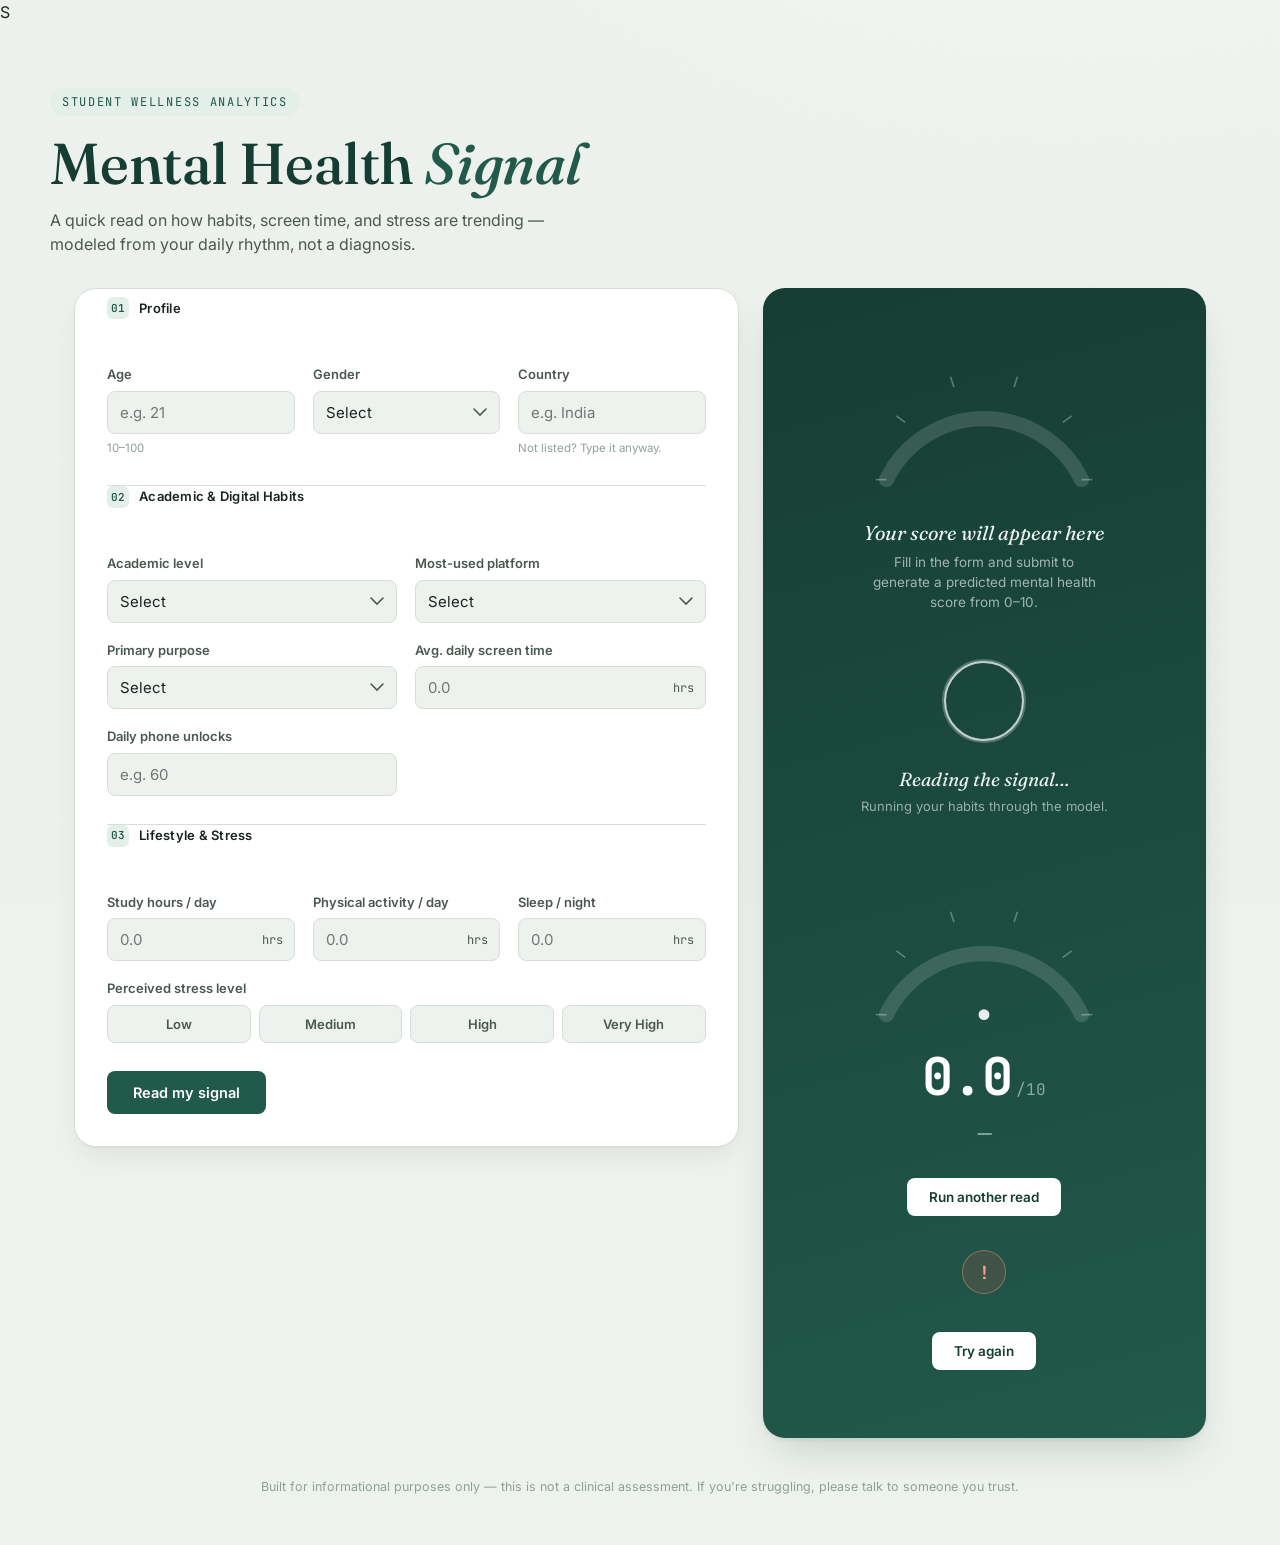
<file: baseline/index.html>
<!DOCTYPE html>
<html lang="en">
<head>
<meta charset="UTF-8" />
<meta name="viewport" content="width=device-width, initial-scale=1.0" />
<title>Mental Health Signal — Student Wellness Analytics</title>
<link rel="preconnect" href="https://fonts.googleapis.com">
<link rel="preconnect" href="https://fonts.gstatic.com" crossorigin>
<link href="https://fonts.googleapis.com/css2?family=Fraunces:ital,opsz,wght@0,9..144,400;0,9..144,500;0,9..144,600;1,9..144,500&family=Inter:wght@400;500;600;700&family=JetBrains+Mono:wght@400;500;700&display=swap" rel="stylesheet">
<link rel="stylesheet" href="style.css" />
</head>S
<body>

<div class="noise-overlay" aria-hidden="true"></div> 

<header class="site-header">
  <div class="header-inner">
    <span class="eyebrow">Student Wellness Analytics</span>
    <h1 class="title">Mental Health <em>Signal</em></h1>
    <p class="subtitle">A quick read on how habits, screen time, and stress are trending — modeled from your daily rhythm, not a diagnosis.</p>
  </div>
</header>

<main class="layout">

  <!-- FORM PANEL -->
  <section class="panel form-panel" aria-labelledby="form-heading">
    <form id="predict-form" novalidate>

      <fieldset class="group">
        <legend><span class="legend-index">01</span> Profile</legend>
        <div class="grid grid-3">
          <div class="field">
            <label for="age">Age</label>
            <input type="number" id="age" name="age" min="10" max="100" step="1" required placeholder="e.g. 21" />
            <span class="hint">10–100</span>
            <span class="error-msg" data-for="age"></span>
          </div>
          <div class="field">
            <label for="gender">Gender</label>
            <select id="gender" name="gender" required>
              <option value="" disabled selected hidden>Select</option>
              <option value="Male">Male</option>
              <option value="Female">Female</option>
            </select>
            <span class="error-msg" data-for="gender"></span>
          </div>
          <div class="field">
            <label for="country">Country</label>
            <input type="text" id="country" name="country" list="country-list" required placeholder="e.g. India" autocomplete="off" />
            <datalist id="country-list">
              <option value="India"></option>
              <option value="USA"></option>
              <option value="Canada"></option>
              <option value="Australia"></option>
              <option value="UK"></option>
              <option value="Germany"></option>
              <option value="Mexico"></option>
              <option value="Turkey"></option>
              <option value="France"></option>
            </datalist>
            <span class="hint">Not listed? Type it anyway.</span>
            <span class="error-msg" data-for="country"></span>
          </div>
        </div>
      </fieldset>

      <fieldset class="group">
        <legend><span class="legend-index">02</span> Academic &amp; Digital Habits</legend>
        <div class="grid grid-2">
          <div class="field">
            <label for="academic_level">Academic level</label>
            <select id="academic_level" name="academic_level" required>
              <option value="" disabled selected hidden>Select</option>
              <option value="High School">High School</option>
              <option value="Undergraduate">Undergraduate</option>
              <option value="Graduate">Graduate</option>
            </select>
            <span class="error-msg" data-for="academic_level"></span>
          </div>
          <div class="field">
            <label for="most_used_platform">Most-used platform</label>
            <select id="most_used_platform" name="most_used_platform" required>
              <option value="" disabled selected hidden>Select</option>
              <option value="Facebook">Facebook</option>
              <option value="Instagram">Instagram</option>
              <option value="Snapchat">Snapchat</option>
              <option value="Twitter">Twitter</option>
              <option value="YouTube">YouTube</option>
              <option value="TikTok">TikTok</option>
              <option value="LinkedIn">LinkedIn</option>
              <option value="LINE">LINE</option>
              <option value="KakaoTalk">KakaoTalk</option>
              <option value="VKontakte">VKontakte</option>
              <option value="WhatsApp">WhatsApp</option>
              <option value="WeChat">WeChat</option>
            </select>
            <span class="error-msg" data-for="most_used_platform"></span>
          </div>
          <div class="field">
            <label for="purpose_of_use">Primary purpose</label>
            <select id="purpose_of_use" name="purpose_of_use" required>
              <option value="" disabled selected hidden>Select</option>
              <option value="Networking">Networking</option>
              <option value="Education">Education</option>
              <option value="Entertainment">Entertainment</option>
              <option value="News">News</option>
            </select>
            <span class="error-msg" data-for="purpose_of_use"></span>
          </div>
          <div class="field">
            <label for="avg_daily_usage_hours">Avg. daily screen time</label>
            <div class="unit-input">
              <input type="number" id="avg_daily_usage_hours" name="avg_daily_usage_hours" min="0" max="24" step="0.1" required placeholder="0.0" />
              <span class="unit">hrs</span>
            </div>
            <span class="error-msg" data-for="avg_daily_usage_hours"></span>
          </div>
          <div class="field">
            <label for="daily_unlocks">Daily phone unlocks</label>
            <input type="number" id="daily_unlocks" name="daily_unlocks" min="0" step="1" required placeholder="e.g. 60" />
            <span class="error-msg" data-for="daily_unlocks"></span>
          </div>
        </div>
      </fieldset>

      <fieldset class="group">
        <legend><span class="legend-index">03</span> Lifestyle &amp; Stress</legend>
        <div class="grid grid-3">
          <div class="field">
            <label for="study_hours">Study hours / day</label>
            <div class="unit-input">
              <input type="number" id="study_hours" name="study_hours" min="0" max="24" step="0.1" required placeholder="0.0" />
              <span class="unit">hrs</span>
            </div>
            <span class="error-msg" data-for="study_hours"></span>
          </div>
          <div class="field">
            <label for="physical_activity_hours">Physical activity / day</label>
            <div class="unit-input">
              <input type="number" id="physical_activity_hours" name="physical_activity_hours" min="0" max="24" step="0.1" required placeholder="0.0" />
              <span class="unit">hrs</span>
            </div>
            <span class="error-msg" data-for="physical_activity_hours"></span>
          </div>
          <div class="field">
            <label for="sleep_hours_per_night">Sleep / night</label>
            <div class="unit-input">
              <input type="number" id="sleep_hours_per_night" name="sleep_hours_per_night" min="0" max="24" step="0.1" required placeholder="0.0" />
              <span class="unit">hrs</span>
            </div>
            <span class="error-msg" data-for="sleep_hours_per_night"></span>
          </div>
          <div class="field field-span">
            <label for="stress_level">Perceived stress level</label>
            <div class="segmented" id="stress_level_group" data-name="stress_level">
              <button type="button" class="seg-btn" data-value="Low">Low</button>
              <button type="button" class="seg-btn" data-value="Medium">Medium</button>
              <button type="button" class="seg-btn" data-value="High">High</button>
              <button type="button" class="seg-btn" data-value="Very High">Very High</button>
            </div>
            <input type="hidden" id="stress_level" name="stress_level" required />
            <span class="error-msg" data-for="stress_level"></span>
          </div>
        </div>
      </fieldset>

      <div class="form-footer">
        <button type="submit" class="submit-btn" id="submit-btn">
          <span class="btn-label">Read my signal</span>
          <span class="btn-spinner" aria-hidden="true"></span>
        </button>
      </div>
    </form>
  </section>

  <!-- RESULT PANEL -->
  <aside class="panel result-panel" aria-live="polite">
    <div class="result-inner" id="result-inner">

      <div class="state state-idle" id="state-idle">
        <svg class="gauge gauge-idle" viewBox="0 0 240 160" aria-hidden="true">
          <path class="gauge-track" d="M 30 140 A 100 100 0 0 1 210 140" />
          <g class="gauge-ticks"></g>
        </svg>
        <p class="idle-label">Your score will appear here</p>
        <p class="idle-copy">Fill in the form and submit to generate a predicted mental health score from 0–10.</p>
      </div>

      <div class="state state-loading" id="state-loading" hidden>
        <div class="pulse-ring"></div>
        <p class="loading-label">Reading the signal…</p>
        <p class="loading-copy">Running your habits through the model.</p>
      </div>

      <div class="state state-result" id="state-result" hidden>
        <svg class="gauge gauge-result" viewBox="0 0 240 160" aria-hidden="true">
          <defs>
            <linearGradient id="gaugeGradient" x1="0%" y1="0%" x2="100%" y2="0%">
              <stop offset="0%" stop-color="#D9534F"/>
              <stop offset="45%" stop-color="#E3B341"/>
              <stop offset="100%" stop-color="#4C9A78"/>
            </linearGradient>
          </defs>
          <path class="gauge-track" d="M 30 140 A 100 100 0 0 1 210 140" />
          <path class="gauge-fill" id="gauge-fill" d="M 30 140 A 100 100 0 0 1 210 140" />
          <g class="gauge-ticks"></g>
          <circle class="gauge-needle-hub" cx="120" cy="140" r="5" />
        </svg>
        <div class="score-readout">
          <span class="score-number" id="score-number">0.0</span>
          <span class="score-max">/10</span>
        </div>
        <p class="score-band" id="score-band">—</p>
        <p class="score-context" id="score-context"></p>
        <button type="button" class="reset-btn" id="reset-btn">Run another read</button>
      </div>

      <div class="state state-error" id="state-error" hidden>
        <div class="error-icon" aria-hidden="true">!</div>
        <p class="error-copy" id="error-copy"></p>
        <button type="button" class="reset-btn" id="error-retry-btn">Try again</button>
      </div>

    </div>
  </aside>

</main>

<footer class="site-footer">
  <p>Built for informational purposes only — this is not a clinical assessment. If you're struggling, please talk to someone you trust.</p>
</footer>

<script src="script.js"></script>
</body>
</html>
</file>
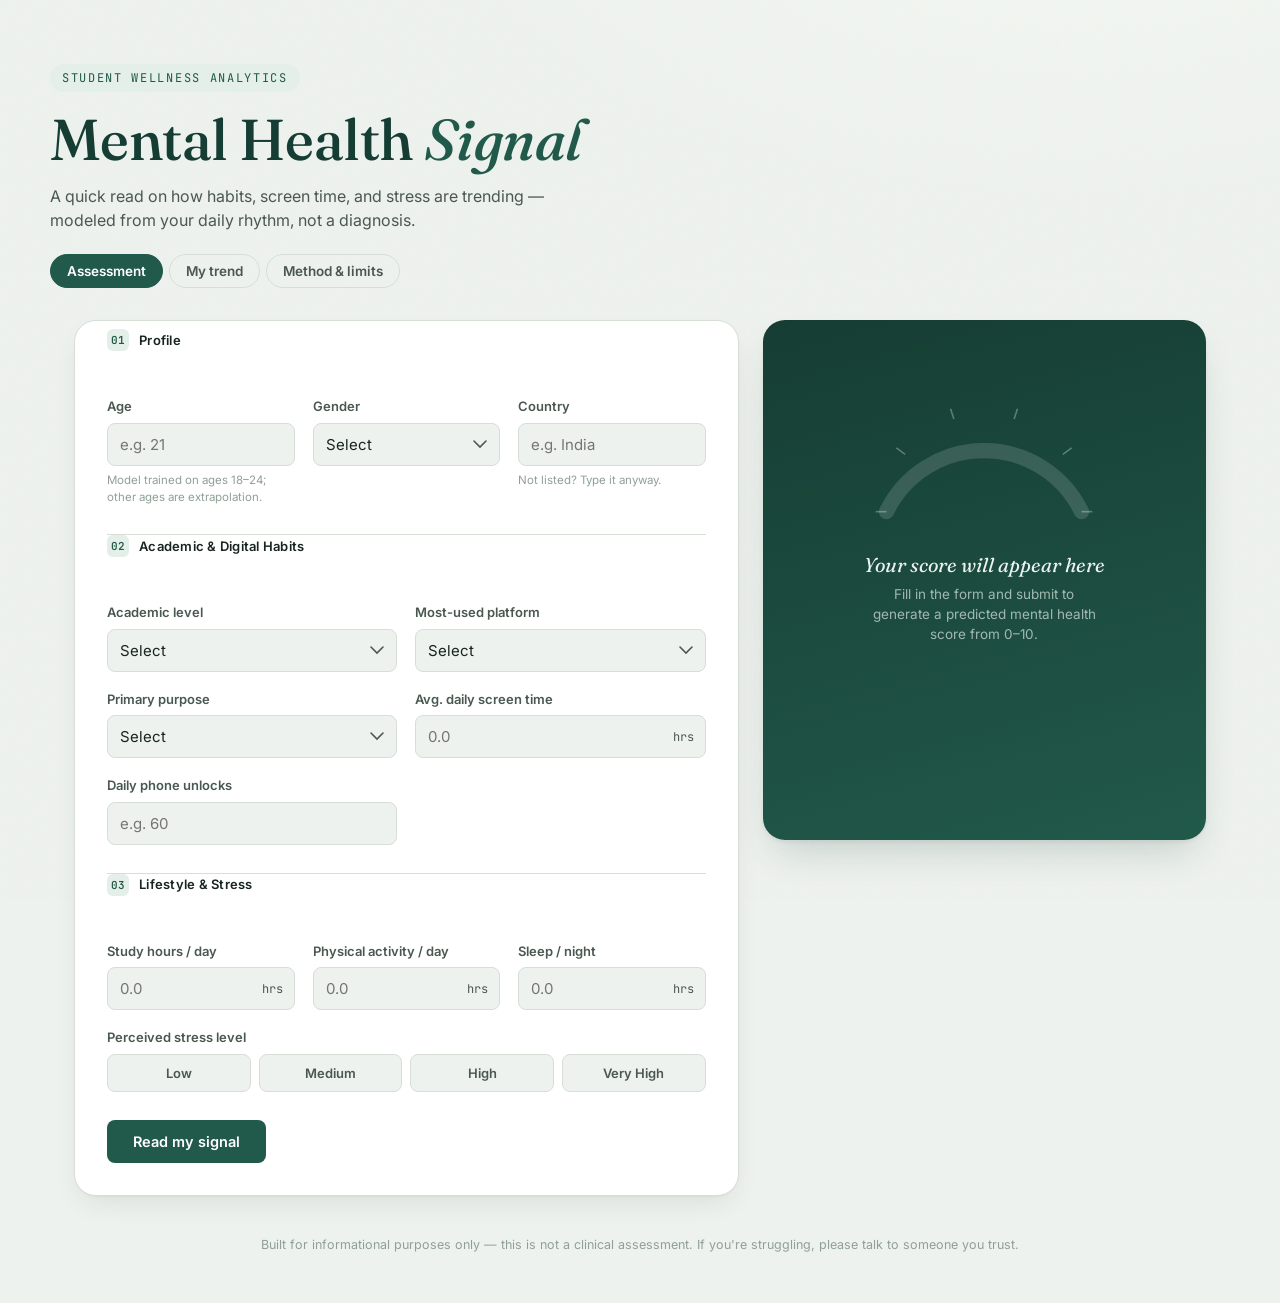
<file: frontend/index.html>
<!DOCTYPE html>
<html lang="en">
<head>
<meta charset="UTF-8" />
<meta name="viewport" content="width=device-width, initial-scale=1.0" />
<title>Mental Health Signal — Student Wellness Analytics</title>
<link rel="preconnect" href="https://fonts.googleapis.com">
<link rel="preconnect" href="https://fonts.gstatic.com" crossorigin>
<link href="https://fonts.googleapis.com/css2?family=Fraunces:ital,opsz,wght@0,9..144,400;0,9..144,500;0,9..144,600;1,9..144,500&family=Inter:wght@400;500;600;700&family=JetBrains+Mono:wght@400;500;700&display=swap" rel="stylesheet">
<link rel="stylesheet" href="style.css" />
</head>
<body>

<div class="noise-overlay" aria-hidden="true"></div> 

<header class="site-header">
  <div class="header-inner">
    <span class="eyebrow">Student Wellness Analytics</span>
    <h1 class="title">Mental Health <em>Signal</em></h1>
    <p class="subtitle">A quick read on how habits, screen time, and stress are trending — modeled from your daily rhythm, not a diagnosis.</p>
    <nav class="tabs" role="tablist" aria-label="Sections">
      <button class="tab active" role="tab" data-tab="assess" aria-selected="true">Assessment</button>
      <button class="tab" role="tab" data-tab="trends" aria-selected="false">My trend</button>
      <button class="tab" role="tab" data-tab="method" aria-selected="false">Method &amp; limits</button>
    </nav>
  </div>
</header>

<main class="layout" id="tab-assess" data-panel="assess">

  <!-- FORM PANEL -->
  <section class="panel form-panel" aria-labelledby="form-heading">
    <form id="predict-form" novalidate>

      <fieldset class="group">
        <legend><span class="legend-index">01</span> Profile</legend>
        <div class="grid grid-3">
          <div class="field">
            <label for="age">Age</label>
            <input type="number" id="age" name="age" min="10" max="100" step="1" required placeholder="e.g. 21" />
            <span class="hint">Model trained on ages 18–24; other ages are extrapolation.</span>
            <span class="error-msg" data-for="age"></span>
          </div>
          <div class="field">
            <label for="gender">Gender</label>
            <select id="gender" name="gender" required>
              <option value="" disabled selected hidden>Select</option>
              <option value="Male">Male</option>
              <option value="Female">Female</option>
            </select>
            <span class="error-msg" data-for="gender"></span>
          </div>
          <div class="field">
            <label for="country">Country</label>
            <input type="text" id="country" name="country" list="country-list" required placeholder="e.g. India" autocomplete="off" />
            <datalist id="country-list">
              <option value="India"></option>
              <option value="USA"></option>
              <option value="Canada"></option>
              <option value="Australia"></option>
              <option value="UK"></option>
              <option value="Germany"></option>
              <option value="Mexico"></option>
              <option value="Turkey"></option>
              <option value="France"></option>
            </datalist>
            <span class="hint">Not listed? Type it anyway.</span>
            <span class="error-msg" data-for="country"></span>
          </div>
        </div>
      </fieldset>

      <fieldset class="group">
        <legend><span class="legend-index">02</span> Academic &amp; Digital Habits</legend>
        <div class="grid grid-2">
          <div class="field">
            <label for="academic_level">Academic level</label>
            <select id="academic_level" name="academic_level" required>
              <option value="" disabled selected hidden>Select</option>
              <option value="High School">High School</option>
              <option value="Undergraduate">Undergraduate</option>
              <option value="Graduate">Graduate</option>
            </select>
            <span class="error-msg" data-for="academic_level"></span>
          </div>
          <div class="field">
            <label for="most_used_platform">Most-used platform</label>
            <select id="most_used_platform" name="most_used_platform" required>
              <option value="" disabled selected hidden>Select</option>
              <option value="Facebook">Facebook</option>
              <option value="Instagram">Instagram</option>
              <option value="Snapchat">Snapchat</option>
              <option value="Twitter">Twitter</option>
              <option value="YouTube">YouTube</option>
              <option value="TikTok">TikTok</option>
              <option value="LinkedIn">LinkedIn</option>
              <option value="LINE">LINE</option>
              <option value="KakaoTalk">KakaoTalk</option>
              <option value="VKontakte">VKontakte</option>
              <option value="WhatsApp">WhatsApp</option>
              <option value="WeChat">WeChat</option>
            </select>
            <span class="error-msg" data-for="most_used_platform"></span>
          </div>
          <div class="field">
            <label for="purpose_of_use">Primary purpose</label>
            <select id="purpose_of_use" name="purpose_of_use" required>
              <option value="" disabled selected hidden>Select</option>
              <option value="Networking">Networking</option>
              <option value="Education">Education</option>
              <option value="Entertainment">Entertainment</option>
              <option value="News">News</option>
            </select>
            <span class="error-msg" data-for="purpose_of_use"></span>
          </div>
          <div class="field">
            <label for="avg_daily_usage_hours">Avg. daily screen time</label>
            <div class="unit-input">
              <input type="number" id="avg_daily_usage_hours" name="avg_daily_usage_hours" min="0" max="24" step="0.1" required placeholder="0.0" />
              <span class="unit">hrs</span>
            </div>
            <span class="error-msg" data-for="avg_daily_usage_hours"></span>
          </div>
          <div class="field">
            <label for="daily_unlocks">Daily phone unlocks</label>
            <input type="number" id="daily_unlocks" name="daily_unlocks" min="0" step="1" required placeholder="e.g. 60" />
            <span class="error-msg" data-for="daily_unlocks"></span>
          </div>
        </div>
      </fieldset>

      <fieldset class="group">
        <legend><span class="legend-index">03</span> Lifestyle &amp; Stress</legend>
        <div class="grid grid-3">
          <div class="field">
            <label for="study_hours">Study hours / day</label>
            <div class="unit-input">
              <input type="number" id="study_hours" name="study_hours" min="0" max="24" step="0.1" required placeholder="0.0" />
              <span class="unit">hrs</span>
            </div>
            <span class="error-msg" data-for="study_hours"></span>
          </div>
          <div class="field">
            <label for="physical_activity_hours">Physical activity / day</label>
            <div class="unit-input">
              <input type="number" id="physical_activity_hours" name="physical_activity_hours" min="0" max="24" step="0.1" required placeholder="0.0" />
              <span class="unit">hrs</span>
            </div>
            <span class="error-msg" data-for="physical_activity_hours"></span>
          </div>
          <div class="field">
            <label for="sleep_hours_per_night">Sleep / night</label>
            <div class="unit-input">
              <input type="number" id="sleep_hours_per_night" name="sleep_hours_per_night" min="0" max="24" step="0.1" required placeholder="0.0" />
              <span class="unit">hrs</span>
            </div>
            <span class="error-msg" data-for="sleep_hours_per_night"></span>
          </div>
          <div class="field field-span">
            <label for="stress_level">Perceived stress level</label>
            <div class="segmented" id="stress_level_group" data-name="stress_level">
              <button type="button" class="seg-btn" data-value="Low">Low</button>
              <button type="button" class="seg-btn" data-value="Medium">Medium</button>
              <button type="button" class="seg-btn" data-value="High">High</button>
              <button type="button" class="seg-btn" data-value="Very High">Very High</button>
            </div>
            <input type="hidden" id="stress_level" name="stress_level" required />
            <span class="error-msg" data-for="stress_level"></span>
          </div>
        </div>
      </fieldset>

      <div class="form-footer">
        <button type="submit" class="submit-btn" id="submit-btn">
          <span class="btn-label">Read my signal</span>
          <span class="btn-spinner" aria-hidden="true"></span>
        </button>
      </div>
    </form>
  </section>

  <!-- RESULT PANEL -->
  <aside class="panel result-panel" aria-live="polite">
    <div class="result-inner" id="result-inner">

      <div class="state state-idle" id="state-idle">
        <svg class="gauge gauge-idle" viewBox="0 0 240 160" aria-hidden="true">
          <path class="gauge-track" d="M 30 140 A 100 100 0 0 1 210 140" />
          <g class="gauge-ticks"></g>
        </svg>
        <p class="idle-label">Your score will appear here</p>
        <p class="idle-copy">Fill in the form and submit to generate a predicted mental health score from 0–10.</p>
      </div>

      <div class="state state-loading" id="state-loading" hidden>
        <div class="pulse-ring"></div>
        <p class="loading-label">Reading the signal…</p>
        <p class="loading-copy">Running your habits through the model.</p>
      </div>

      <div class="state state-result" id="state-result" hidden>
        <svg class="gauge gauge-result" viewBox="0 0 240 160" aria-hidden="true">
          <defs>
            <linearGradient id="gaugeGradient" x1="0%" y1="0%" x2="100%" y2="0%">
              <stop offset="0%" stop-color="#D9534F"/>
              <stop offset="45%" stop-color="#E3B341"/>
              <stop offset="100%" stop-color="#4C9A78"/>
            </linearGradient>
          </defs>
          <path class="gauge-track" d="M 30 140 A 100 100 0 0 1 210 140" />
          <path class="gauge-fill" id="gauge-fill" d="M 30 140 A 100 100 0 0 1 210 140" />
          <g class="gauge-ticks"></g>
          <circle class="gauge-needle-hub" cx="120" cy="140" r="5" />
        </svg>
        <div class="score-readout">
          <span class="score-number" id="score-number">0.0</span>
          <span class="score-max">/10</span>
        </div>
        <p class="score-band" id="score-band">—</p>
        <p class="score-context" id="score-context"></p>
        <div class="interval-box" id="interval-box" hidden>
          <span class="interval-range" id="interval-range"></span>
          <span class="badge" id="uncertainty-badge"></span>
        </div>
        <div class="warn-box" id="warn-box" hidden></div>
        <div class="explain-box" id="explain-box" hidden>
          <h3>What the model associated with this score</h3>
          <ul class="explain-list" id="explain-list"></ul>
          <p class="fine">Shapley-style attribution of the model's output. It describes model behaviour, not causes.</p>
        </div>
        <div class="feedback-box" id="feedback-box" hidden><h3>Notes</h3><ul id="feedback-list"></ul></div>
        <p class="fine" id="saved-note"></p>
        <button type="button" class="reset-btn" id="reset-btn">Run another read</button>
      </div>

      <div class="state state-error" id="state-error" hidden>
        <div class="error-icon" aria-hidden="true">!</div>
        <p class="error-label" id="error-label"></p>
        <p class="error-copy" id="error-copy"></p>
        <button type="button" class="reset-btn" id="error-retry-btn">Try again</button>
      </div>

    </div>
  </aside>

</main>

<section class="layout single" id="tab-trends" data-panel="trends" hidden>
  <div class="panel form-panel">
    <h2 class="sec-title">My trend <span class="fine">stored only in this browser</span></h2>
    <p id="trend-message" class="trend-msg"></p>
    <div class="charts" id="charts"></div>
    <div class="row-actions"><button type="button" class="reset-btn dark" id="export-btn">Export CSV</button><button type="button" class="reset-btn dark" id="clear-btn">Delete my history</button></div>
  </div>
</section>

<section class="layout single" id="tab-method" data-panel="method" hidden>
  <div class="panel form-panel prose">
    <h2 class="sec-title">Method &amp; limits</h2>
    <p id="model-facts">Loading model facts…</p>
    <ul>
      <li><b>What it is.</b> A Random Forest trained on one survey-style dataset of 5,000 students (ages 18–24) to estimate that dataset's <i>Mental_Health_Score</i> from self-reported habits.</li>
      <li><b>Intervals.</b> The range shown is a cross-conformal prediction interval; its coverage was checked on held-out data. It is not valid outside the training ranges.</li>
      <li><b>Explanations.</b> Feature contributions describe the model, not causes. Reducing screen time is not shown to raise anyone's wellbeing by this tool.</li>
      <li><b>Not established.</b> How the dataset's score was measured, whether it is real or simulated, and whether it generalises to you or to other populations.</li>
      <li><b>Privacy.</b> Your answers are sent to the API to compute a score and are not stored on the server. Your history lives only in this browser and can be deleted above.</li>
      <li><b>Not a diagnosis.</b> Nothing here diagnoses or treats any condition. If you are struggling, please talk to someone you trust or a qualified professional.</li>
    </ul>
    <p class="fine">Project: final-year B.Tech research project. Institution / team: [add]. Source: <a href="https://github.com/Saumyadip2004/Mental-Health-Prediction">GitHub</a>.</p>
  </div>
</section>

<footer class="site-footer">
  <p>Built for informational purposes only — this is not a clinical assessment. If you're struggling, please talk to someone you trust.</p>
</footer>

<script src="config.js"></script>
<script src="lib.js"></script>
<script src="script.js"></script>
</body>
</html>
</file>
<file: baseline/style.css>
/* =========================================================
   TOKENS
   ========================================================= */
:root {
  --ink:        #182420;
  --ink-soft:   #4A5850;
  --paper:      #EEF2EE;
  --paper-deep: #E2E8E1;
  --surface:    #FFFFFF;
  --line:       #D6DED5;

  --pine:       #21594A;
  --pine-deep:  #163D33;
  --pine-tint:  #E4EFE9;

  --amber:      #E3B341;
  --coral:      #D9534F;
  --sage:       #4C9A78;

  --font-display: 'Fraunces', Georgia, serif;
  --font-body:    'Inter', -apple-system, sans-serif;
  --font-mono:    'JetBrains Mono', 'SFMono-Regular', monospace;
 
  --radius-sm: 8px;
  --radius-md: 14px;
  --radius-lg: 22px;

  --shadow-card: 0 1px 2px rgba(24,36,32,0.04), 0 12px 28px -8px rgba(24,36,32,0.10);
  --shadow-lift: 0 2px 4px rgba(24,36,32,0.06), 0 20px 40px -12px rgba(22,61,51,0.20);
}

* { box-sizing: border-box; }

html { -webkit-font-smoothing: antialiased; }

body {
  margin: 0;
  background:
    radial-gradient(1200px 600px at 85% -10%, #F4F8F3 0%, transparent 55%),
    var(--paper);
  color: var(--ink);
  font-family: var(--font-body);
  line-height: 1.5;
  position: relative;
}

.noise-overlay {
  position: fixed;
  inset: 0;
  pointer-events: none;
  z-index: 0;
  opacity: 0.025;
  background-image: url("data:image/svg+xml,%3Csvg xmlns='http://www.w3.org/2000/svg' width='90' height='90'%3E%3Cfilter id='n'%3E%3CfeTurbulence type='fractalNoise' baseFrequency='0.9' numOctaves='2' stitchTiles='stitch'/%3E%3C/filter%3E%3Crect width='100%25' height='100%25' filter='url(%23n)'/%3E%3C/svg%3E");
}

/* =========================================================
   HEADER
   ========================================================= */
.site-header {
  padding: 64px 24px 32px;
  position: relative;
  z-index: 1;
}

.header-inner {
  max-width: 1180px;
  margin: 0 auto;
}

.eyebrow {
  display: inline-block;
  font-family: var(--font-mono);
  font-size: 12px;
  letter-spacing: 0.14em;
  text-transform: uppercase;
  color: var(--pine);
  background: var(--pine-tint);
  padding: 5px 12px;
  border-radius: 100px;
  margin-bottom: 18px;
}

.title {
  font-family: var(--font-display);
  font-weight: 500;
  font-size: clamp(2.4rem, 5vw, 3.6rem);
  line-height: 1.05;
  margin: 0 0 14px;
  letter-spacing: -0.01em;
  color: var(--pine-deep);
}

.title em {
  font-style: italic;
  font-weight: 500;
  color: var(--pine);
}

.subtitle {
  max-width: 560px;
  font-size: 16px;
  color: var(--ink-soft);
  margin: 0;
}

/* =========================================================
   LAYOUT
   ========================================================= */
.layout {
  max-width: 1180px;
  margin: 0 auto;
  padding: 0 24px 40px;
  display: grid;
  grid-template-columns: 1.5fr 1fr;
  gap: 24px;
  align-items: start;
  position: relative;
  z-index: 1;
}

.panel {
  background: var(--surface);
  border-radius: var(--radius-lg);
  border: 1px solid var(--line);
  box-shadow: var(--shadow-card);
}

.form-panel { padding: 8px 32px 32px; }

.result-panel {
  position: sticky;
  top: 24px;
  min-height: 520px;
  background: linear-gradient(165deg, var(--pine-deep) 0%, var(--pine) 100%);
  border: none;
  box-shadow: var(--shadow-lift);
  display: flex;
  color: #EAF3EE;
}

/* =========================================================
   FORM
   ========================================================= */
fieldset.group {
  border: none;
  margin: 0;
  padding: 28px 0;
  border-bottom: 1px solid var(--line);
}
fieldset.group:last-of-type { border-bottom: none; padding-bottom: 8px; }

legend {
  font-family: var(--font-body);
  font-weight: 600;
  font-size: 13px;
  letter-spacing: 0.02em;
  color: var(--ink);
  display: flex;
  align-items: center;
  gap: 10px;
  padding: 0;
  margin-bottom: 18px;
}

.legend-index {
  font-family: var(--font-mono);
  font-size: 11px;
  color: var(--pine);
  background: var(--pine-tint);
  width: 22px;
  height: 22px;
  border-radius: 6px;
  display: inline-flex;
  align-items: center;
  justify-content: center;
}

.grid {
  display: grid;
  gap: 18px;
}
.grid-2 { grid-template-columns: repeat(2, 1fr); }
.grid-3 { grid-template-columns: repeat(3, 1fr); }

.field { display: flex; flex-direction: column; gap: 6px; position: relative; }
.field-span { grid-column: 1 / -1; }

label {
  font-size: 13px;
  font-weight: 600;
  color: var(--ink-soft);
}

input[type="text"],
input[type="number"],
select {
  font-family: var(--font-body);
  font-size: 15px;
  color: var(--ink);
  background: var(--paper);
  border: 1.5px solid var(--line);
  border-radius: var(--radius-sm);
  padding: 11px 12px;
  width: 100%;
  transition: border-color 0.15s ease, background 0.15s ease, box-shadow 0.15s ease;
  appearance: none;
}

select {
  background-image: url("data:image/svg+xml,%3Csvg xmlns='http://www.w3.org/2000/svg' width='14' height='9'%3E%3Cpath d='M1 1l6 6 6-6' stroke='%234A5850' stroke-width='1.6' fill='none' stroke-linecap='round'/%3E%3C/svg%3E");
  background-repeat: no-repeat;
  background-position: right 12px center;
  padding-right: 34px;
  cursor: pointer;
}

input:hover, select:hover { border-color: #B9C6B7; }

input:focus, select:focus {
  outline: none;
  border-color: var(--pine);
  background: var(--surface);
  box-shadow: 0 0 0 3px var(--pine-tint);
}

input:invalid:not(:placeholder-shown):not(:focus) {
  border-color: var(--coral);
}

.field.field-error input,
.field.field-error select {
  border-color: var(--coral);
  background: #FBEEEE;
}

.unit-input { position: relative; }
.unit-input input { padding-right: 44px; }
.unit-input .unit {
  position: absolute;
  right: 12px;
  top: 50%;
  transform: translateY(-50%);
  font-family: var(--font-mono);
  font-size: 12px;
  color: var(--ink-soft);
  pointer-events: none;
}

.hint {
  font-size: 11.5px;
  color: #90A096;
}

.error-msg {
  font-size: 12px;
  color: var(--coral);
  min-height: 0;
  display: none;
}
.field.field-error .error-msg { display: block; }

/* segmented control for stress level */
.segmented {
  display: grid;
  grid-template-columns: repeat(4, 1fr);
  gap: 8px;
}

.seg-btn {
  font-family: var(--font-body);
  font-size: 13px;
  font-weight: 600;
  color: var(--ink-soft);
  background: var(--paper);
  border: 1.5px solid var(--line);
  border-radius: var(--radius-sm);
  padding: 10px 8px;
  cursor: pointer;
  transition: all 0.15s ease;
}
.seg-btn:hover { border-color: #B9C6B7; color: var(--ink); }
.seg-btn.active {
  background: var(--pine);
  border-color: var(--pine);
  color: #fff;
}
.seg-btn[data-value="Very High"].active { background: var(--coral); border-color: var(--coral); }
.seg-btn[data-value="High"].active { background: #C97C3B; border-color: #C97C3B; }

/* footer / submit */
.form-footer {
  display: flex;
  align-items: center;
  justify-content: space-between;
  gap: 16px;
  padding-top: 20px;
}

.api-note {
  font-family: var(--font-mono);
  font-size: 11.5px;
  color: #90A096;
  margin: 0;
}
.api-note code {
  background: var(--paper-deep);
  padding: 2px 5px;
  border-radius: 4px;
}

.submit-btn {
  position: relative;
  font-family: var(--font-body);
  font-weight: 600;
  font-size: 14.5px;
  color: #fff;
  background: var(--pine);
  border: none;
  border-radius: var(--radius-sm);
  padding: 13px 26px;
  cursor: pointer;
  display: inline-flex;
  align-items: center;
  gap: 10px;
  transition: background 0.15s ease, transform 0.1s ease;
  white-space: nowrap;
}
.submit-btn:hover { background: var(--pine-deep); }
.submit-btn:active { transform: scale(0.98); }
.submit-btn:disabled { opacity: 0.75; cursor: progress; }

.btn-spinner {
  display: none;
  width: 14px;
  height: 14px;
  border-radius: 50%;
  border: 2px solid rgba(255,255,255,0.35);
  border-top-color: #fff;
  animation: spin 0.7s linear infinite;
}
.submit-btn.loading .btn-label { opacity: 0.85; }
.submit-btn.loading .btn-spinner { display: inline-block; }

@keyframes spin { to { transform: rotate(360deg); } }

/* =========================================================
   RESULT PANEL
   ========================================================= */
.result-inner {
  width: 100%;
  padding: 40px 32px;
  display: flex;
  flex-direction: column;
  align-items: center;
  text-align: center;
  gap: 6px;
}

.state { width: 100%; display: flex; flex-direction: column; align-items: center; }

/* gauge */
.gauge { width: 100%; max-width: 260px; overflow: visible; margin-bottom: 8px; }
.gauge-track {
  fill: none;
  stroke: rgba(255,255,255,0.14);
  stroke-width: 14;
  stroke-linecap: round;
}
.gauge-fill {
  fill: none;
  stroke: url(#gaugeGradient);
  stroke-width: 14;
  stroke-linecap: round;
  stroke-dasharray: 314;
  stroke-dashoffset: 314;
  transition: stroke-dashoffset 1.1s cubic-bezier(0.22, 1, 0.36, 1);
}
.gauge-needle-hub { fill: #fff; opacity: 0.9; }
.gauge-ticks line { stroke: rgba(255,255,255,0.3); stroke-width: 1.5; }

.idle-label {
  font-family: var(--font-display);
  font-size: 20px;
  font-style: italic;
  color: #EAF3EE;
  margin: 8px 0 4px;
}
.idle-copy {
  font-size: 13.5px;
  color: rgba(234,243,238,0.65);
  max-width: 230px;
  margin: 0;
}

/* loading */
.state-loading { padding: 40px 0; }
.pulse-ring {
  width: 84px;
  height: 84px;
  border-radius: 50%;
  border: 2px solid rgba(255,255,255,0.25);
  position: relative;
  margin-bottom: 22px;
}
.pulse-ring::before, .pulse-ring::after {
  content: "";
  position: absolute;
  inset: 0;
  border-radius: 50%;
  border: 2px solid rgba(234,243,238,0.55);
  animation: pulse-out 1.8s ease-out infinite;
}
.pulse-ring::after { animation-delay: 0.6s; }
@keyframes pulse-out {
  0% { transform: scale(0.6); opacity: 0.9; }
  100% { transform: scale(1.9); opacity: 0; }
}
.loading-label {
  font-family: var(--font-display);
  font-style: italic;
  font-size: 19px;
  margin: 0 0 4px;
}
.loading-copy { font-size: 13px; color: rgba(234,243,238,0.6); margin: 0; }

/* result */
.score-readout {
  display: flex;
  align-items: baseline;
  gap: 4px;
  margin-top: -6px;
}
.score-number {
  font-family: var(--font-mono);
  font-weight: 700;
  font-size: 52px;
  color: #fff;
  letter-spacing: -0.02em;
}
.score-max { font-family: var(--font-mono); font-size: 16px; color: rgba(234,243,238,0.55); }

.score-band {
  font-family: var(--font-display);
  font-style: italic;
  font-size: 19px;
  margin: 2px 0 10px;
}
.score-context {
  font-size: 13px;
  color: rgba(234,243,238,0.7);
  max-width: 250px;
  margin: 0 0 22px;
}

.reset-btn {
  font-family: var(--font-body);
  font-weight: 600;
  font-size: 13.5px;
  color: var(--pine-deep);
  background: #fff;
  border: none;
  border-radius: var(--radius-sm);
  padding: 11px 22px;
  cursor: pointer;
  transition: transform 0.1s ease, box-shadow 0.15s ease;
}
.reset-btn:hover { box-shadow: 0 6px 16px rgba(0,0,0,0.18); }
.reset-btn:active { transform: scale(0.98); }

/* error state */
.state-error { padding: 28px 0; }
.error-icon {
  width: 44px;
  height: 44px;
  border-radius: 50%;
  background: rgba(217,83,79,0.18);
  color: #FF9B95;
  border: 1.5px solid rgba(255,155,149,0.4);
  display: flex;
  align-items: center;
  justify-content: center;
  font-family: var(--font-mono);
  font-weight: 700;
  font-size: 18px;
  margin-bottom: 16px;
}
.error-label {
  font-family: var(--font-display);
  font-style: italic;
  font-size: 19px;
  margin: 0 0 6px;
}
.error-copy {
  font-size: 13px;
  color: rgba(234,243,238,0.7);
  max-width: 250px;
  margin: 0 0 22px;
}

/* =========================================================
   FOOTER
   ========================================================= */
.site-footer {
  max-width: 1180px;
  margin: 0 auto;
  padding: 0 24px 48px;
  position: relative;
  z-index: 1;
}
.site-footer p {
  font-size: 12.5px;
  color: #90A096;
  text-align: center;
  margin: 0;
}

/* =========================================================
   RESPONSIVE
   ========================================================= */
@media (max-width: 920px) {
  .layout { grid-template-columns: 1fr; }
  .result-panel { position: static; min-height: 420px; }
  .grid-3 { grid-template-columns: repeat(2, 1fr); }
}

@media (max-width: 560px) {
  .site-header { padding: 44px 16px 24px; }
  .layout { padding: 0 16px 32px; gap: 16px; }
  .form-panel { padding: 4px 20px 24px; }
  .grid-2, .grid-3 { grid-template-columns: 1fr; }
  .segmented { grid-template-columns: repeat(2, 1fr); }
  .form-footer { flex-direction: column; align-items: stretch; gap: 14px; }
  .submit-btn { justify-content: center; }
  .api-note { text-align: center; }
}

@media (prefers-reduced-motion: reduce) {
  * { animation-duration: 0.001ms !important; transition-duration: 0.001ms !important; }
}
</file>
<file: frontend/style.css>
/* =========================================================
   TOKENS
   ========================================================= */
:root {
  --ink:        #182420;
  --ink-soft:   #4A5850;
  --paper:      #EEF2EE;
  --paper-deep: #E2E8E1;
  --surface:    #FFFFFF;
  --line:       #D6DED5;

  --pine:       #21594A;
  --pine-deep:  #163D33;
  --pine-tint:  #E4EFE9;

  --amber:      #E3B341;
  --coral:      #D9534F;
  --sage:       #4C9A78;

  --font-display: 'Fraunces', Georgia, serif;
  --font-body:    'Inter', -apple-system, sans-serif;
  --font-mono:    'JetBrains Mono', 'SFMono-Regular', monospace;
 
  --radius-sm: 8px;
  --radius-md: 14px;
  --radius-lg: 22px;

  --shadow-card: 0 1px 2px rgba(24,36,32,0.04), 0 12px 28px -8px rgba(24,36,32,0.10);
  --shadow-lift: 0 2px 4px rgba(24,36,32,0.06), 0 20px 40px -12px rgba(22,61,51,0.20);
}

* { box-sizing: border-box; }

html { -webkit-font-smoothing: antialiased; }

body {
  margin: 0;
  background:
    radial-gradient(1200px 600px at 85% -10%, #F4F8F3 0%, transparent 55%),
    var(--paper);
  color: var(--ink);
  font-family: var(--font-body);
  line-height: 1.5;
  position: relative;
}

.noise-overlay {
  position: fixed;
  inset: 0;
  pointer-events: none;
  z-index: 0;
  opacity: 0.025;
  background-image: url("data:image/svg+xml,%3Csvg xmlns='http://www.w3.org/2000/svg' width='90' height='90'%3E%3Cfilter id='n'%3E%3CfeTurbulence type='fractalNoise' baseFrequency='0.9' numOctaves='2' stitchTiles='stitch'/%3E%3C/filter%3E%3Crect width='100%25' height='100%25' filter='url(%23n)'/%3E%3C/svg%3E");
}

/* =========================================================
   HEADER
   ========================================================= */
.site-header {
  padding: 64px 24px 32px;
  position: relative;
  z-index: 1;
}

.header-inner {
  max-width: 1180px;
  margin: 0 auto;
}

.eyebrow {
  display: inline-block;
  font-family: var(--font-mono);
  font-size: 12px;
  letter-spacing: 0.14em;
  text-transform: uppercase;
  color: var(--pine);
  background: var(--pine-tint);
  padding: 5px 12px;
  border-radius: 100px;
  margin-bottom: 18px;
}

.title {
  font-family: var(--font-display);
  font-weight: 500;
  font-size: clamp(2.4rem, 5vw, 3.6rem);
  line-height: 1.05;
  margin: 0 0 14px;
  letter-spacing: -0.01em;
  color: var(--pine-deep);
}

.title em {
  font-style: italic;
  font-weight: 500;
  color: var(--pine);
}

.subtitle {
  max-width: 560px;
  font-size: 16px;
  color: var(--ink-soft);
  margin: 0;
}

/* =========================================================
   LAYOUT
   ========================================================= */
.layout {
  max-width: 1180px;
  margin: 0 auto;
  padding: 0 24px 40px;
  display: grid;
  grid-template-columns: 1.5fr 1fr;
  gap: 24px;
  align-items: start;
  position: relative;
  z-index: 1;
}

.panel {
  background: var(--surface);
  border-radius: var(--radius-lg);
  border: 1px solid var(--line);
  box-shadow: var(--shadow-card);
}

.form-panel { padding: 8px 32px 32px; }

.result-panel {
  position: sticky;
  top: 24px;
  min-height: 520px;
  background: linear-gradient(165deg, var(--pine-deep) 0%, var(--pine) 100%);
  border: none;
  box-shadow: var(--shadow-lift);
  display: flex;
  color: #EAF3EE;
}

/* =========================================================
   FORM
   ========================================================= */
fieldset.group {
  border: none;
  margin: 0;
  padding: 28px 0;
  border-bottom: 1px solid var(--line);
}
fieldset.group:last-of-type { border-bottom: none; padding-bottom: 8px; }

legend {
  font-family: var(--font-body);
  font-weight: 600;
  font-size: 13px;
  letter-spacing: 0.02em;
  color: var(--ink);
  display: flex;
  align-items: center;
  gap: 10px;
  padding: 0;
  margin-bottom: 18px;
}

.legend-index {
  font-family: var(--font-mono);
  font-size: 11px;
  color: var(--pine);
  background: var(--pine-tint);
  width: 22px;
  height: 22px;
  border-radius: 6px;
  display: inline-flex;
  align-items: center;
  justify-content: center;
}

.grid {
  display: grid;
  gap: 18px;
}
.grid-2 { grid-template-columns: repeat(2, 1fr); }
.grid-3 { grid-template-columns: repeat(3, 1fr); }

.field { display: flex; flex-direction: column; gap: 6px; position: relative; }
.field-span { grid-column: 1 / -1; }

label {
  font-size: 13px;
  font-weight: 600;
  color: var(--ink-soft);
}

input[type="text"],
input[type="number"],
select {
  font-family: var(--font-body);
  font-size: 15px;
  color: var(--ink);
  background: var(--paper);
  border: 1.5px solid var(--line);
  border-radius: var(--radius-sm);
  padding: 11px 12px;
  width: 100%;
  transition: border-color 0.15s ease, background 0.15s ease, box-shadow 0.15s ease;
  appearance: none;
}

select {
  background-image: url("data:image/svg+xml,%3Csvg xmlns='http://www.w3.org/2000/svg' width='14' height='9'%3E%3Cpath d='M1 1l6 6 6-6' stroke='%234A5850' stroke-width='1.6' fill='none' stroke-linecap='round'/%3E%3C/svg%3E");
  background-repeat: no-repeat;
  background-position: right 12px center;
  padding-right: 34px;
  cursor: pointer;
}

input:hover, select:hover { border-color: #B9C6B7; }

input:focus, select:focus {
  outline: none;
  border-color: var(--pine);
  background: var(--surface);
  box-shadow: 0 0 0 3px var(--pine-tint);
}

input:invalid:not(:placeholder-shown):not(:focus) {
  border-color: var(--coral);
}

.field.field-error input,
.field.field-error select {
  border-color: var(--coral);
  background: #FBEEEE;
}

.unit-input { position: relative; }
.unit-input input { padding-right: 44px; }
.unit-input .unit {
  position: absolute;
  right: 12px;
  top: 50%;
  transform: translateY(-50%);
  font-family: var(--font-mono);
  font-size: 12px;
  color: var(--ink-soft);
  pointer-events: none;
}

.hint {
  font-size: 11.5px;
  color: #90A096;
}

.error-msg {
  font-size: 12px;
  color: var(--coral);
  min-height: 0;
  display: none;
}
.field.field-error .error-msg { display: block; }

/* segmented control for stress level */
.segmented {
  display: grid;
  grid-template-columns: repeat(4, 1fr);
  gap: 8px;
}

.seg-btn {
  font-family: var(--font-body);
  font-size: 13px;
  font-weight: 600;
  color: var(--ink-soft);
  background: var(--paper);
  border: 1.5px solid var(--line);
  border-radius: var(--radius-sm);
  padding: 10px 8px;
  cursor: pointer;
  transition: all 0.15s ease;
}
.seg-btn:hover { border-color: #B9C6B7; color: var(--ink); }
.seg-btn.active {
  background: var(--pine);
  border-color: var(--pine);
  color: #fff;
}
.seg-btn[data-value="Very High"].active { background: var(--coral); border-color: var(--coral); }
.seg-btn[data-value="High"].active { background: #C97C3B; border-color: #C97C3B; }

/* footer / submit */
.form-footer {
  display: flex;
  align-items: center;
  justify-content: space-between;
  gap: 16px;
  padding-top: 20px;
}

.api-note {
  font-family: var(--font-mono);
  font-size: 11.5px;
  color: #90A096;
  margin: 0;
}
.api-note code {
  background: var(--paper-deep);
  padding: 2px 5px;
  border-radius: 4px;
}

.submit-btn {
  position: relative;
  font-family: var(--font-body);
  font-weight: 600;
  font-size: 14.5px;
  color: #fff;
  background: var(--pine);
  border: none;
  border-radius: var(--radius-sm);
  padding: 13px 26px;
  cursor: pointer;
  display: inline-flex;
  align-items: center;
  gap: 10px;
  transition: background 0.15s ease, transform 0.1s ease;
  white-space: nowrap;
}
.submit-btn:hover { background: var(--pine-deep); }
.submit-btn:active { transform: scale(0.98); }
.submit-btn:disabled { opacity: 0.75; cursor: progress; }

.btn-spinner {
  display: none;
  width: 14px;
  height: 14px;
  border-radius: 50%;
  border: 2px solid rgba(255,255,255,0.35);
  border-top-color: #fff;
  animation: spin 0.7s linear infinite;
}
.submit-btn.loading .btn-label { opacity: 0.85; }
.submit-btn.loading .btn-spinner { display: inline-block; }

@keyframes spin { to { transform: rotate(360deg); } }

/* =========================================================
   RESULT PANEL
   ========================================================= */
.result-inner {
  width: 100%;
  padding: 40px 32px;
  display: flex;
  flex-direction: column;
  align-items: center;
  text-align: center;
  gap: 6px;
}

.state { width: 100%; display: flex; flex-direction: column; align-items: center; }

/* gauge */
.gauge { width: 100%; max-width: 260px; overflow: visible; margin-bottom: 8px; }
.gauge-track {
  fill: none;
  stroke: rgba(255,255,255,0.14);
  stroke-width: 14;
  stroke-linecap: round;
}
.gauge-fill {
  fill: none;
  stroke: url(#gaugeGradient);
  stroke-width: 14;
  stroke-linecap: round;
  stroke-dasharray: 314;
  stroke-dashoffset: 314;
  transition: stroke-dashoffset 1.1s cubic-bezier(0.22, 1, 0.36, 1);
}
.gauge-needle-hub { fill: #fff; opacity: 0.9; }
.gauge-ticks line { stroke: rgba(255,255,255,0.3); stroke-width: 1.5; }

.idle-label {
  font-family: var(--font-display);
  font-size: 20px;
  font-style: italic;
  color: #EAF3EE;
  margin: 8px 0 4px;
}
.idle-copy {
  font-size: 13.5px;
  color: rgba(234,243,238,0.65);
  max-width: 230px;
  margin: 0;
}

/* loading */
.state-loading { padding: 40px 0; }
.pulse-ring {
  width: 84px;
  height: 84px;
  border-radius: 50%;
  border: 2px solid rgba(255,255,255,0.25);
  position: relative;
  margin-bottom: 22px;
}
.pulse-ring::before, .pulse-ring::after {
  content: "";
  position: absolute;
  inset: 0;
  border-radius: 50%;
  border: 2px solid rgba(234,243,238,0.55);
  animation: pulse-out 1.8s ease-out infinite;
}
.pulse-ring::after { animation-delay: 0.6s; }
@keyframes pulse-out {
  0% { transform: scale(0.6); opacity: 0.9; }
  100% { transform: scale(1.9); opacity: 0; }
}
.loading-label {
  font-family: var(--font-display);
  font-style: italic;
  font-size: 19px;
  margin: 0 0 4px;
}
.loading-copy { font-size: 13px; color: rgba(234,243,238,0.6); margin: 0; }

/* result */
.score-readout {
  display: flex;
  align-items: baseline;
  gap: 4px;
  margin-top: -6px;
}
.score-number {
  font-family: var(--font-mono);
  font-weight: 700;
  font-size: 52px;
  color: #fff;
  letter-spacing: -0.02em;
}
.score-max { font-family: var(--font-mono); font-size: 16px; color: rgba(234,243,238,0.55); }

.score-band {
  font-family: var(--font-display);
  font-style: italic;
  font-size: 19px;
  margin: 2px 0 10px;
}
.score-context {
  font-size: 13px;
  color: rgba(234,243,238,0.7);
  max-width: 250px;
  margin: 0 0 22px;
}

.reset-btn {
  font-family: var(--font-body);
  font-weight: 600;
  font-size: 13.5px;
  color: var(--pine-deep);
  background: #fff;
  border: none;
  border-radius: var(--radius-sm);
  padding: 11px 22px;
  cursor: pointer;
  transition: transform 0.1s ease, box-shadow 0.15s ease;
}
.reset-btn:hover { box-shadow: 0 6px 16px rgba(0,0,0,0.18); }
.reset-btn:active { transform: scale(0.98); }

/* error state */
.state-error { padding: 28px 0; }
.error-icon {
  width: 44px;
  height: 44px;
  border-radius: 50%;
  background: rgba(217,83,79,0.18);
  color: #FF9B95;
  border: 1.5px solid rgba(255,155,149,0.4);
  display: flex;
  align-items: center;
  justify-content: center;
  font-family: var(--font-mono);
  font-weight: 700;
  font-size: 18px;
  margin-bottom: 16px;
}
.error-label {
  font-family: var(--font-display);
  font-style: italic;
  font-size: 19px;
  margin: 0 0 6px;
}
.error-copy {
  font-size: 13px;
  color: rgba(234,243,238,0.7);
  max-width: 250px;
  margin: 0 0 22px;
}

/* =========================================================
   FOOTER
   ========================================================= */
.site-footer {
  max-width: 1180px;
  margin: 0 auto;
  padding: 0 24px 48px;
  position: relative;
  z-index: 1;
}
.site-footer p {
  font-size: 12.5px;
  color: #90A096;
  text-align: center;
  margin: 0;
}

/* =========================================================
   RESPONSIVE
   ========================================================= */
@media (max-width: 920px) {
  .layout { grid-template-columns: 1fr; }
  .result-panel { position: static; min-height: 420px; }
  .grid-3 { grid-template-columns: repeat(2, 1fr); }
}

@media (max-width: 560px) {
  .site-header { padding: 44px 16px 24px; }
  .layout { padding: 0 16px 32px; gap: 16px; }
  .form-panel { padding: 4px 20px 24px; }
  .grid-2, .grid-3 { grid-template-columns: 1fr; }
  .segmented { grid-template-columns: repeat(2, 1fr); }
  .form-footer { flex-direction: column; align-items: stretch; gap: 14px; }
  .submit-btn { justify-content: center; }
  .api-note { text-align: center; }
}

@media (prefers-reduced-motion: reduce) {
  * { animation-duration: 0.001ms !important; transition-duration: 0.001ms !important; }
}
/* =========================================================
   v2 additions
   ========================================================= */
.tabs { display: flex; gap: 6px; margin-top: 22px; flex-wrap: wrap; }
.tab { font: 600 13.5px var(--font-body); color: var(--ink-soft); background: transparent; border: 1.5px solid var(--line); border-radius: 100px; padding: 8px 16px; cursor: pointer; }
.tab.active { background: var(--pine); border-color: var(--pine); color: #fff; }
.tab:focus-visible, .seg-btn:focus-visible, .submit-btn:focus-visible, .reset-btn:focus-visible { outline: 3px solid var(--amber); outline-offset: 2px; }
.layout.single { grid-template-columns: 1fr; }
[hidden] { display: none !important; }
.interval-box { display: flex; gap: 10px; align-items: center; justify-content: center; margin: 0 0 12px; flex-wrap: wrap; }
.interval-range { font-family: var(--font-mono); font-size: 13px; color: #fff; }
.badge { font: 600 11.5px var(--font-body); padding: 3px 10px; border-radius: 100px; background: rgba(255,255,255,.16); color: #EAF3EE; }
.warn-box { background: rgba(227,179,65,.16); border: 1px solid rgba(227,179,65,.5); border-radius: 10px; padding: 10px 12px; font-size: 12.5px; text-align: left; margin-bottom: 12px; max-width: 290px; }
.explain-box, .feedback-box { width: 100%; max-width: 300px; text-align: left; margin-bottom: 14px; }
.explain-box h3, .feedback-box h3 { font: italic 500 15px var(--font-display); margin: 0 0 8px; }
.explain-list { list-style: none; margin: 0; padding: 0; display: grid; gap: 7px; }
.explain-list li { font-size: 12px; display: grid; grid-template-columns: 1fr; gap: 3px; }
.bar-track { height: 6px; background: rgba(255,255,255,.14); border-radius: 4px; position: relative; }
.bar-fill { position: absolute; top: 0; height: 100%; border-radius: 4px; }
.bar-fill.pos { background: #7DD1A9; left: 50%; } .bar-fill.neg { background: #FF9B95; right: 50%; }
.feedback-box ul { margin: 0; padding-left: 16px; font-size: 12.5px; color: rgba(234,243,238,.85); display: grid; gap: 6px; }
.fine { font-size: 11.5px; color: rgba(234,243,238,.6); margin: 0 0 8px; }
.form-panel .fine, .prose .fine { color: #90A096; }
.sec-title { font: 500 26px var(--font-display); color: var(--pine-deep); margin: 24px 0 8px; display: flex; gap: 12px; align-items: baseline; flex-wrap: wrap; }
.trend-msg { background: var(--pine-tint); border-radius: 10px; padding: 12px 14px; font-size: 14px; margin: 0 0 18px; }
.charts { display: grid; grid-template-columns: repeat(auto-fit, minmax(260px, 1fr)); gap: 16px; }
.chart { border: 1px solid var(--line); border-radius: 12px; padding: 12px; }
.chart h4 { margin: 0 0 6px; font-size: 13px; color: var(--ink-soft); }
.chart svg { width: 100%; height: 90px; }
.chart .line { fill: none; stroke: var(--pine); stroke-width: 2; } .chart .band { fill: rgba(76,154,120,.18); stroke: none; }
.row-actions { display: flex; gap: 10px; margin-top: 18px; flex-wrap: wrap; }
.reset-btn.dark { background: var(--pine); color: #fff; }
.prose li { margin: 0 0 10px; font-size: 14.5px; max-width: 70ch; } .prose a { color: var(--pine); }
</file>
